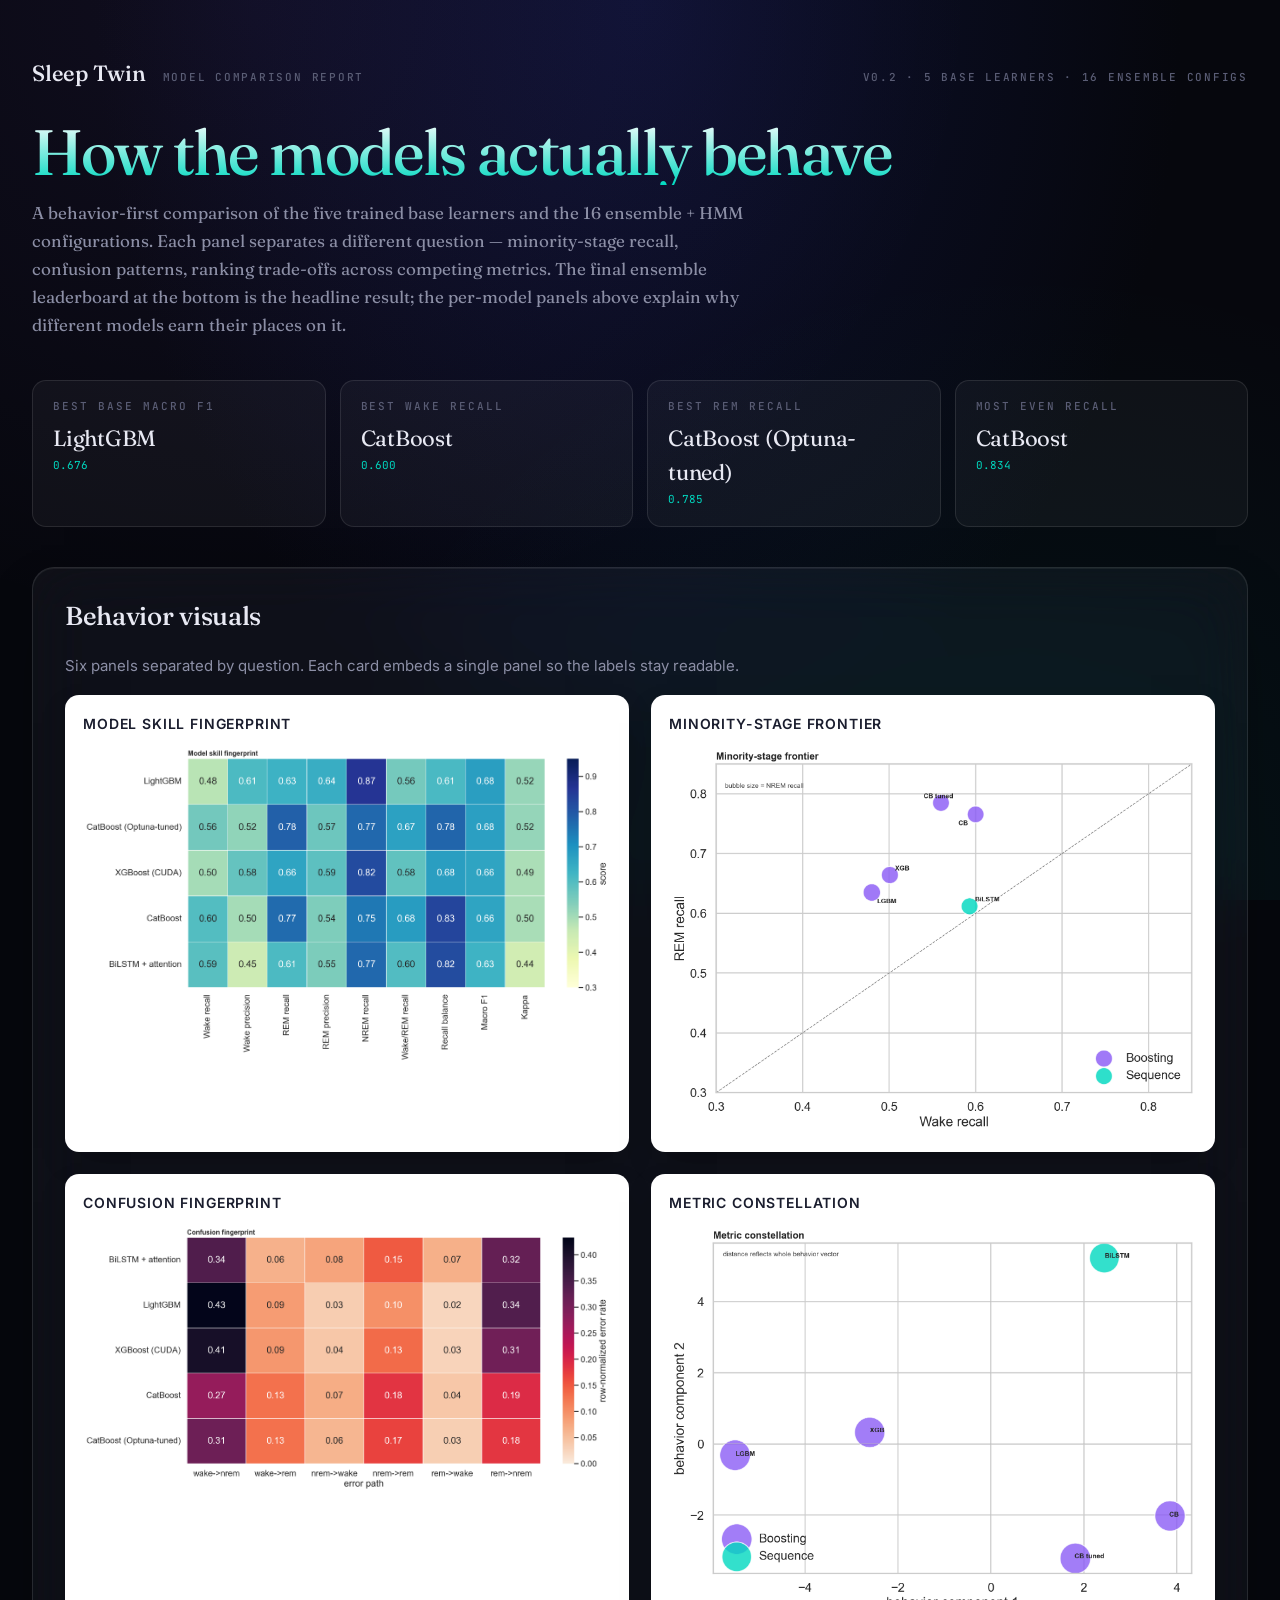
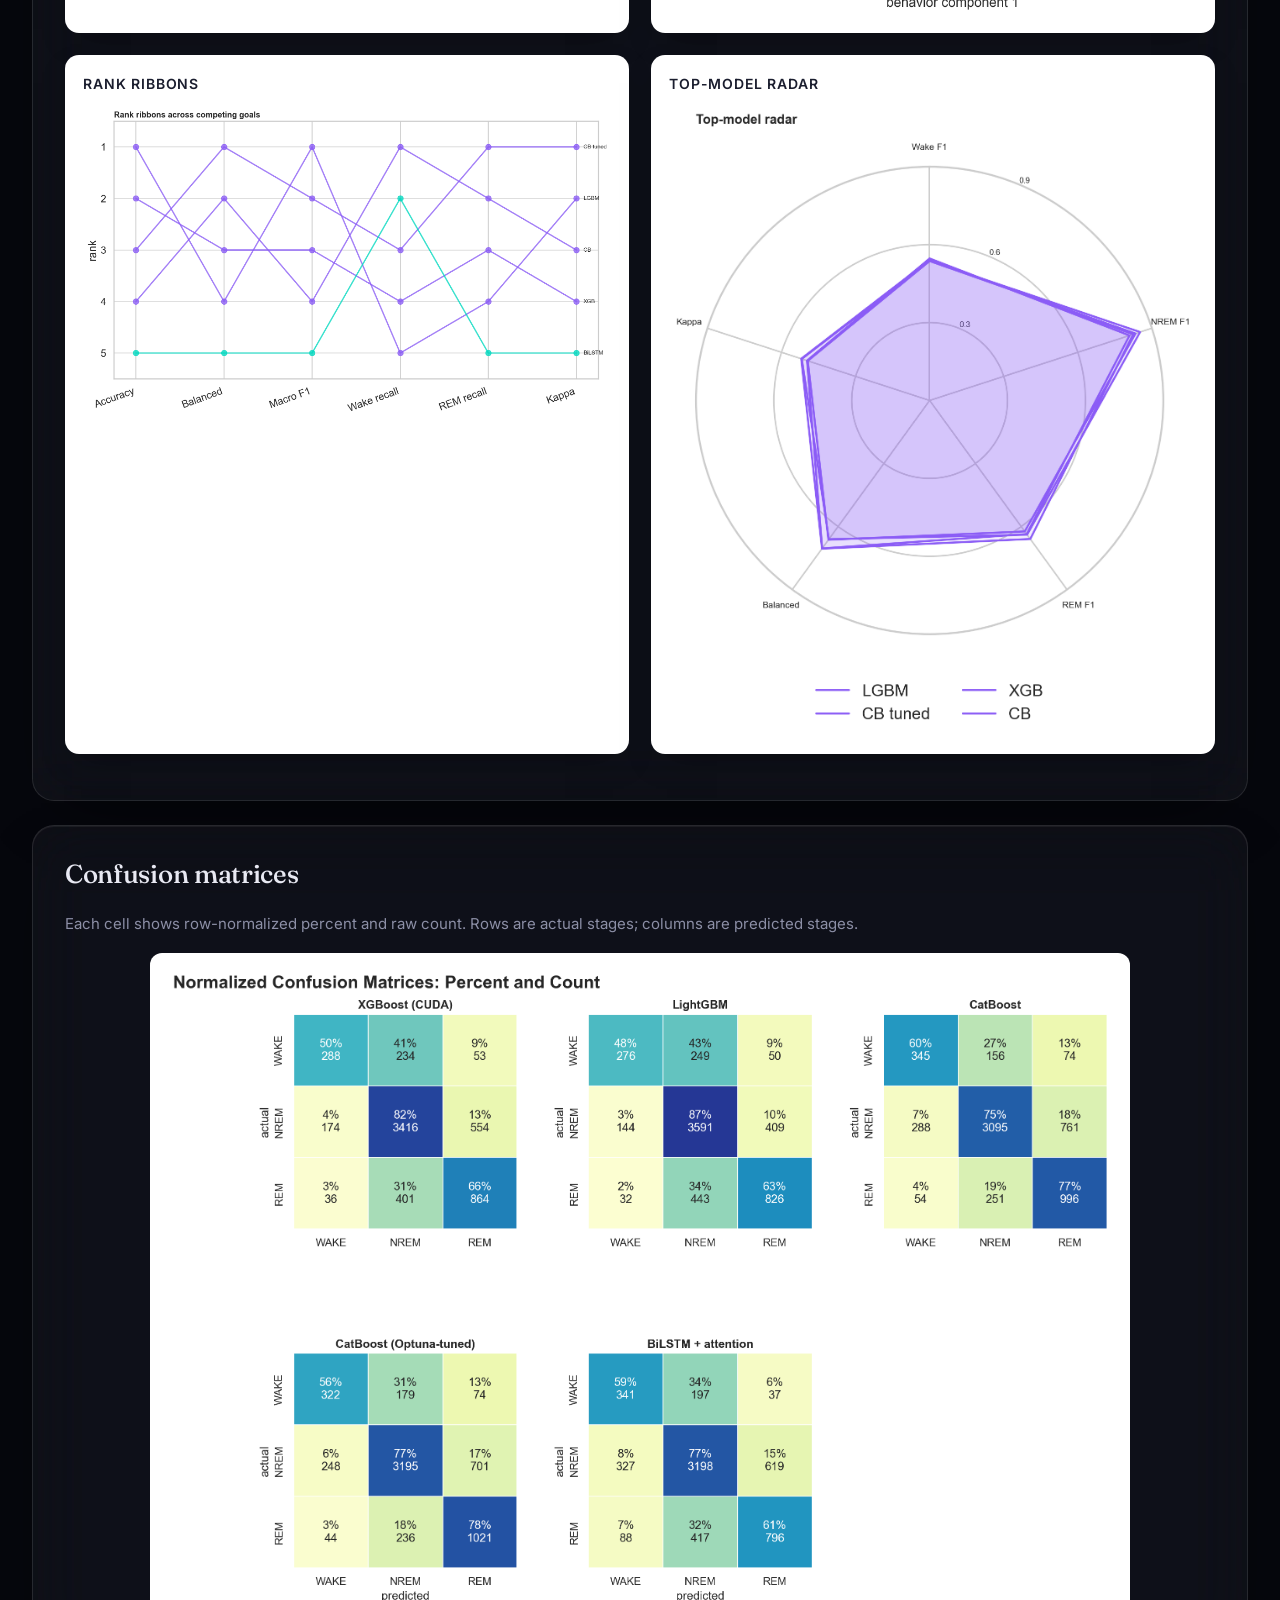
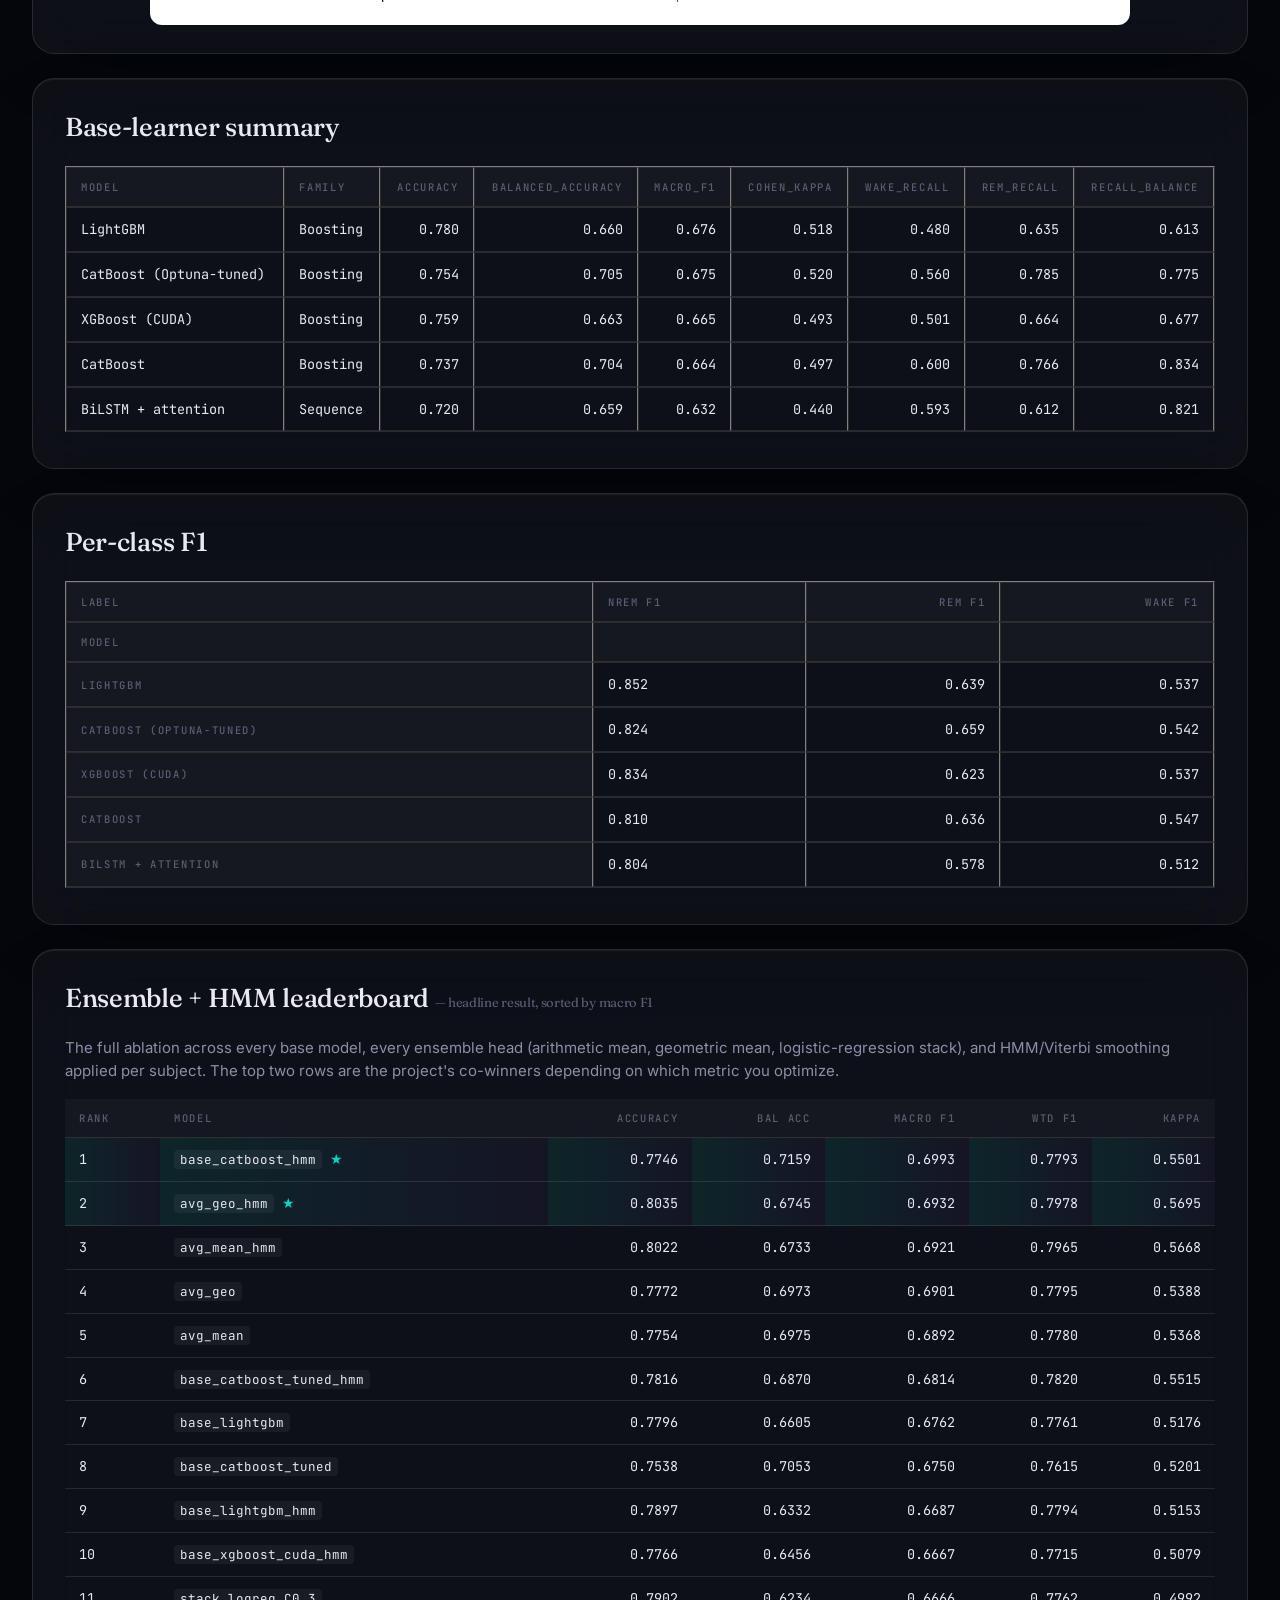
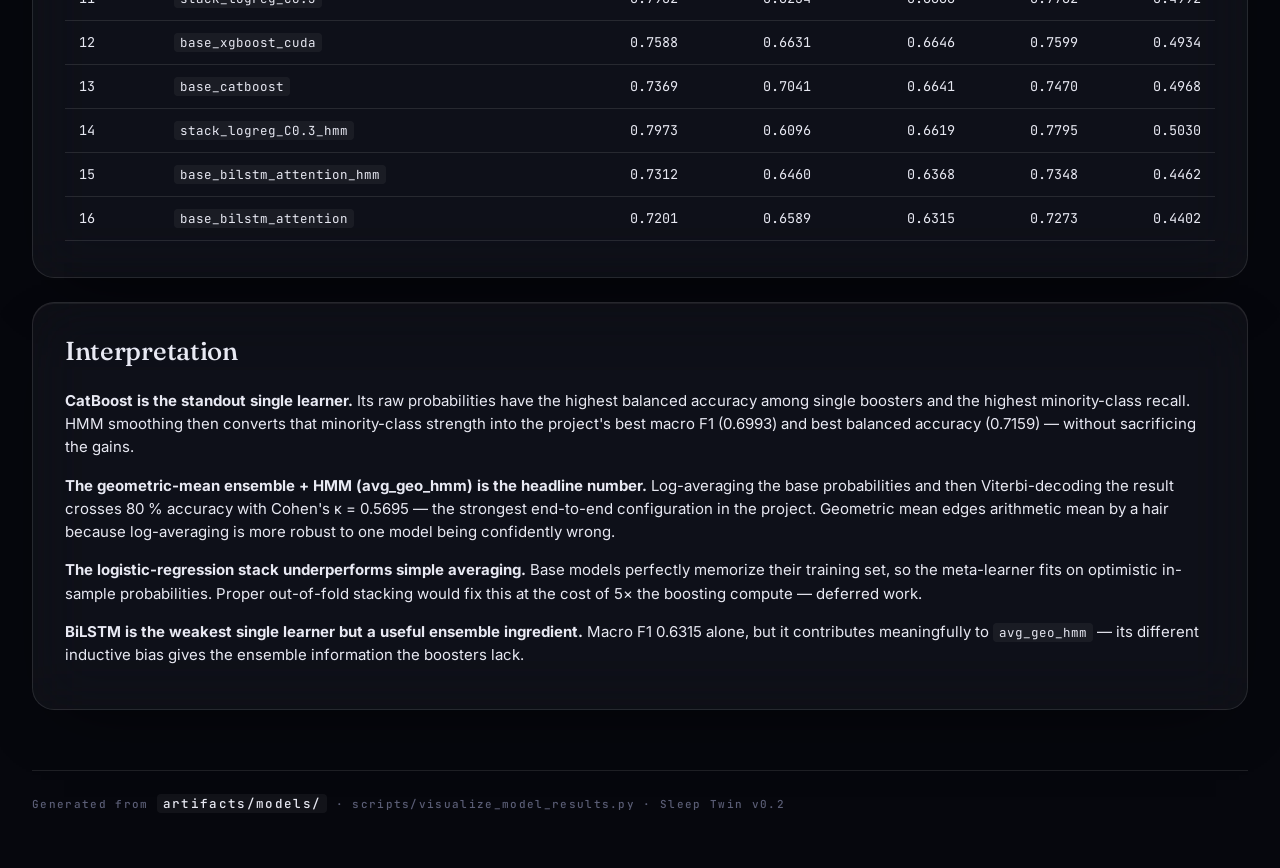
<file: artifacts/visualizations/model_comparison_report.html>
<!doctype html>
<html lang="en">
<head>
  <meta charset="utf-8">
  <title>Sleep Twin — Model Comparison Report</title>
  <link rel="preconnect" href="https://fonts.googleapis.com">
  <link rel="preconnect" href="https://fonts.gstatic.com" crossorigin>
  <link href="https://fonts.googleapis.com/css2?family=Fraunces:opsz,wght@9..144,400;9..144,500;9..144,700&family=Inter:wght@400;500;600;700&family=JetBrains+Mono:wght@400;500;700&display=swap" rel="stylesheet">
  <style>
    :root {
      --bg-deep: #06070d;
      --bg-canvas: #0a0c1a;
      --bg-card: rgba(255, 255, 255, 0.04);
      --border: rgba(255, 255, 255, 0.10);
      --border-hi: rgba(255, 255, 255, 0.18);
      --text: #e8e9f3;
      --text-muted: #8c8fa6;
      --text-faint: #5a5d75;
      --c-recovery: #00d9c0;
      --c-sleep: #8b5cf6;
      --c-stress: #ec4899;
      --c-fatigue: #f59e0b;
    }
    * { box-sizing: border-box; }
    body {
      margin: 0; padding: 0;
      background: var(--bg-deep);
      color: var(--text);
      font-family: "Inter", system-ui, sans-serif;
      font-size: 15px; line-height: 1.55;
      color-scheme: dark;
    }
    body::before {
      content: ""; position: fixed; inset: 0; z-index: -1;
      background:
        radial-gradient(ellipse at 20% 0%, rgba(139,92,246,0.08), transparent 50%),
        radial-gradient(ellipse at 80% 100%, rgba(0,217,192,0.06), transparent 50%),
        radial-gradient(ellipse at top, #0d1130 0%, #06070d 60%);
    }
    .page { max-width: 1440px; margin: 0 auto; padding: 56px 32px; }
    .nav {
      display: flex; align-items: center; justify-content: space-between;
      margin-bottom: 28px;
    }
    .brand {
      font-family: "Fraunces", serif;
      font-weight: 500; font-size: 22px;
      letter-spacing: -0.01em;
    }
    .brand small {
      display: inline-block; margin-left: 12px;
      font-family: "JetBrains Mono", monospace;
      font-size: 11px; letter-spacing: 0.16em; text-transform: uppercase;
      color: var(--text-faint);
    }
    h1 {
      font-family: "Fraunces", serif;
      font-weight: 500;
      font-size: clamp(42px, 6vw, 64px);
      letter-spacing: -0.025em;
      line-height: 1.05;
      margin: 0 0 14px;
      background: linear-gradient(180deg, #ffffff 0%, var(--c-recovery) 100%);
      -webkit-background-clip: text; background-clip: text;
      -webkit-text-fill-color: transparent;
    }
    .lede {
      max-width: 720px; color: var(--text-muted);
      font-family: "Fraunces", serif;
      font-weight: 400; font-size: 17px; line-height: 1.65;
      margin: 0 0 40px;
    }
    h2 {
      font-family: "Fraunces", serif;
      font-weight: 500; font-size: 26px;
      letter-spacing: -0.012em;
      margin: 0 0 18px;
    }
    h3 {
      font-family: "Fraunces", serif;
      font-weight: 500; font-size: 18px;
      margin: 0 0 14px;
    }
    .card {
      background: var(--bg-card);
      border: 1px solid var(--border);
      border-radius: 22px;
      padding: 28px 32px;
      margin: 24px 0;
      backdrop-filter: blur(30px) saturate(150%);
      box-shadow: 0 1px 0 rgba(255,255,255,0.06) inset, 0 24px 64px -32px rgba(0,0,0,0.7);
    }
    .stats-grid {
      display: grid;
      grid-template-columns: repeat(auto-fit, minmax(240px, 1fr));
      gap: 14px;
      margin: 28px 0 40px;
    }
    .stat {
      background: var(--bg-card);
      border: 1px solid var(--border);
      border-radius: 14px;
      padding: 18px 20px;
    }
    .stat .stat-label {
      font: 500 11px "JetBrains Mono", monospace;
      letter-spacing: 0.18em; text-transform: uppercase;
      color: var(--text-faint);
      margin-bottom: 8px;
    }
    .stat .stat-value {
      font-family: "Fraunces", serif;
      font-size: 22px; letter-spacing: -0.01em;
    }
    .stat .stat-detail {
      font-family: "JetBrains Mono", monospace;
      font-size: 11px; color: var(--c-recovery);
      margin-top: 2px;
    }
    .viz-grid {
      display: grid;
      grid-template-columns: repeat(auto-fit, minmax(440px, 1fr));
      gap: 22px;
      margin: 18px 0;
    }
    .viz-card {
      background: white;
      border-radius: 14px;
      padding: 18px;
      box-shadow: 0 12px 32px -16px rgba(0,0,0,0.6);
    }
    .viz-card h3 {
      color: #1a1d2e;
      font-family: "Inter", sans-serif;
      font-weight: 600;
      font-size: 14px;
      letter-spacing: 0.06em;
      text-transform: uppercase;
      margin: 0 0 12px;
    }
    .viz-card img { width: 100%; height: auto; display: block; border-radius: 8px; }
    .confusion-img {
      width: 100%; max-width: 980px;
      margin: 0 auto;
      display: block; border-radius: 12px;
      background: white; padding: 16px;
    }
    .table-wrap { overflow-x: auto; margin: 16px 0 8px; }
    table {
      width: 100%;
      border-collapse: separate;
      border-spacing: 0;
      font-size: 13.5px;
      font-family: "JetBrains Mono", monospace;
      min-width: 760px;
    }
    th, td {
      padding: 11px 14px;
      text-align: right;
      border-bottom: 1px solid var(--border);
      white-space: nowrap;
    }
    th {
      background: rgba(255,255,255,0.03);
      color: var(--text-faint);
      font-weight: 500;
      font-size: 10.5px;
      letter-spacing: 0.16em;
      text-transform: uppercase;
    }
    th:first-child, td:first-child { text-align: left; }
    th:nth-child(2), td:nth-child(2) { text-align: left; }
    table.leaderboard-table tr.ensemble-row-top td {
      background: linear-gradient(90deg, rgba(0,217,192,0.10), rgba(139,92,246,0.06));
      color: var(--text);
    }
    table.leaderboard-table tr.ensemble-row-top td:nth-child(2)::after {
      content: " ★";
      color: var(--c-recovery);
    }
    code {
      font-family: "JetBrains Mono", monospace;
      background: rgba(255,255,255,0.05);
      padding: 1px 6px;
      border-radius: 4px;
      color: var(--text);
      font-size: 12.5px;
    }
    .footer {
      margin-top: 60px;
      padding-top: 24px;
      border-top: 1px solid var(--border);
      font: 500 11px "JetBrains Mono", monospace;
      color: var(--text-faint);
      letter-spacing: 0.12em;
    }
  </style>
</head>
<body>
  <div class="page">
    <div class="nav">
      <div class="brand">Sleep Twin <small>Model Comparison Report</small></div>
      <div class="brand"><small>v0.2 · 5 base learners · 16 ensemble configs</small></div>
    </div>

    <h1>How the models actually behave</h1>
    <p class="lede">
      A behavior-first comparison of the five trained base learners and the 16
      ensemble + HMM configurations. Each panel separates a different question — minority-stage
      recall, confusion patterns, ranking trade-offs across competing metrics. The final ensemble
      leaderboard at the bottom is the headline result; the per-model panels above explain why
      different models earn their places on it.
    </p>

    <div class="stats-grid">
      <div class="stat">
        <div class="stat-label">Best base macro F1</div>
        <div class="stat-value">LightGBM</div>
        <div class="stat-detail">0.676</div>
      </div>
      <div class="stat">
        <div class="stat-label">Best Wake recall</div>
        <div class="stat-value">CatBoost</div>
        <div class="stat-detail">0.600</div>
      </div>
      <div class="stat">
        <div class="stat-label">Best REM recall</div>
        <div class="stat-value">CatBoost (Optuna-tuned)</div>
        <div class="stat-detail">0.785</div>
      </div>
      <div class="stat">
        <div class="stat-label">Most even recall</div>
        <div class="stat-value">CatBoost</div>
        <div class="stat-detail">0.834</div>
      </div>
    </div>

    <div class="card">
      <h2>Behavior visuals</h2>
      <p style="color: var(--text-muted); margin: 0 0 18px;">
        Six panels separated by question. Each card embeds a single panel so the labels stay readable.
      </p>
      <div class="viz-grid">
        <div class="viz-card"><h3>Model skill fingerprint</h3><img src="panel_skill_fingerprint.png" alt="Model skill fingerprint"></div>
        <div class="viz-card"><h3>Minority-stage frontier</h3><img src="panel_minority_frontier.png" alt="Minority-stage frontier"></div>
        <div class="viz-card"><h3>Confusion fingerprint</h3><img src="panel_confusion_fingerprint.png" alt="Confusion fingerprint"></div>
        <div class="viz-card"><h3>Metric constellation</h3><img src="panel_metric_constellation.png" alt="Metric constellation"></div>
        <div class="viz-card"><h3>Rank ribbons</h3><img src="panel_rank_ribbons.png" alt="Rank ribbons"></div>
        <div class="viz-card"><h3>Top-model radar</h3><img src="panel_top_model_radar.png" alt="Top model radar"></div>
      </div>
    </div>

    <div class="card">
      <h2>Confusion matrices</h2>
      <p style="color: var(--text-muted); margin: 0 0 18px;">
        Each cell shows row-normalized percent and raw count. Rows are actual stages; columns are predicted stages.
      </p>
      <img class="confusion-img" src="confusion_matrices_normalized.png" alt="Normalized confusion matrices">
    </div>

    <div class="card">
      <h2>Base-learner summary</h2>
      <div class="table-wrap"><table border="1" class="dataframe">
  <thead>
    <tr style="text-align: right;">
      <th>model</th>
      <th>family</th>
      <th>accuracy</th>
      <th>balanced_accuracy</th>
      <th>macro_f1</th>
      <th>cohen_kappa</th>
      <th>wake_recall</th>
      <th>rem_recall</th>
      <th>recall_balance</th>
    </tr>
  </thead>
  <tbody>
    <tr>
      <td>LightGBM</td>
      <td>Boosting</td>
      <td>0.780</td>
      <td>0.660</td>
      <td>0.676</td>
      <td>0.518</td>
      <td>0.480</td>
      <td>0.635</td>
      <td>0.613</td>
    </tr>
    <tr>
      <td>CatBoost (Optuna-tuned)</td>
      <td>Boosting</td>
      <td>0.754</td>
      <td>0.705</td>
      <td>0.675</td>
      <td>0.520</td>
      <td>0.560</td>
      <td>0.785</td>
      <td>0.775</td>
    </tr>
    <tr>
      <td>XGBoost (CUDA)</td>
      <td>Boosting</td>
      <td>0.759</td>
      <td>0.663</td>
      <td>0.665</td>
      <td>0.493</td>
      <td>0.501</td>
      <td>0.664</td>
      <td>0.677</td>
    </tr>
    <tr>
      <td>CatBoost</td>
      <td>Boosting</td>
      <td>0.737</td>
      <td>0.704</td>
      <td>0.664</td>
      <td>0.497</td>
      <td>0.600</td>
      <td>0.766</td>
      <td>0.834</td>
    </tr>
    <tr>
      <td>BiLSTM + attention</td>
      <td>Sequence</td>
      <td>0.720</td>
      <td>0.659</td>
      <td>0.632</td>
      <td>0.440</td>
      <td>0.593</td>
      <td>0.612</td>
      <td>0.821</td>
    </tr>
  </tbody>
</table></div>
    </div>

    <div class="card">
      <h2>Per-class F1</h2>
      <div class="table-wrap"><table border="1" class="dataframe">
  <thead>
    <tr style="text-align: right;">
      <th>label</th>
      <th>NREM F1</th>
      <th>REM F1</th>
      <th>WAKE F1</th>
    </tr>
    <tr>
      <th>model</th>
      <th></th>
      <th></th>
      <th></th>
    </tr>
  </thead>
  <tbody>
    <tr>
      <th>LightGBM</th>
      <td>0.852</td>
      <td>0.639</td>
      <td>0.537</td>
    </tr>
    <tr>
      <th>CatBoost (Optuna-tuned)</th>
      <td>0.824</td>
      <td>0.659</td>
      <td>0.542</td>
    </tr>
    <tr>
      <th>XGBoost (CUDA)</th>
      <td>0.834</td>
      <td>0.623</td>
      <td>0.537</td>
    </tr>
    <tr>
      <th>CatBoost</th>
      <td>0.810</td>
      <td>0.636</td>
      <td>0.547</td>
    </tr>
    <tr>
      <th>BiLSTM + attention</th>
      <td>0.804</td>
      <td>0.578</td>
      <td>0.512</td>
    </tr>
  </tbody>
</table></div>
    </div>

    <div class="card">
      <h2>Ensemble + HMM leaderboard <small style="color: var(--text-faint); font-size: 13px; font-weight: 400;">— headline result, sorted by macro F1</small></h2>
      <p style="color: var(--text-muted); margin: 0 0 14px;">
        The full ablation across every base model, every ensemble head (arithmetic mean, geometric mean,
        logistic-regression stack), and HMM/Viterbi smoothing applied per subject. The top two rows are
        the project's co-winners depending on which metric you optimize.
      </p>
      <div class="table-wrap"><table class='leaderboard-table'><thead><tr><th>Rank</th><th>Model</th><th>Accuracy</th><th>Bal acc</th><th>Macro F1</th><th>Wtd F1</th><th>Kappa</th></tr></thead><tbody><tr class='ensemble-row-top'><td>1</td><td><code>base_catboost_hmm</code></td><td>0.7746</td><td>0.7159</td><td>0.6993</td><td>0.7793</td><td>0.5501</td></tr><tr class='ensemble-row-top'><td>2</td><td><code>avg_geo_hmm</code></td><td>0.8035</td><td>0.6745</td><td>0.6932</td><td>0.7978</td><td>0.5695</td></tr><tr class=''><td>3</td><td><code>avg_mean_hmm</code></td><td>0.8022</td><td>0.6733</td><td>0.6921</td><td>0.7965</td><td>0.5668</td></tr><tr class=''><td>4</td><td><code>avg_geo</code></td><td>0.7772</td><td>0.6973</td><td>0.6901</td><td>0.7795</td><td>0.5388</td></tr><tr class=''><td>5</td><td><code>avg_mean</code></td><td>0.7754</td><td>0.6975</td><td>0.6892</td><td>0.7780</td><td>0.5368</td></tr><tr class=''><td>6</td><td><code>base_catboost_tuned_hmm</code></td><td>0.7816</td><td>0.6870</td><td>0.6814</td><td>0.7820</td><td>0.5515</td></tr><tr class=''><td>7</td><td><code>base_lightgbm</code></td><td>0.7796</td><td>0.6605</td><td>0.6762</td><td>0.7761</td><td>0.5176</td></tr><tr class=''><td>8</td><td><code>base_catboost_tuned</code></td><td>0.7538</td><td>0.7053</td><td>0.6750</td><td>0.7615</td><td>0.5201</td></tr><tr class=''><td>9</td><td><code>base_lightgbm_hmm</code></td><td>0.7897</td><td>0.6332</td><td>0.6687</td><td>0.7794</td><td>0.5153</td></tr><tr class=''><td>10</td><td><code>base_xgboost_cuda_hmm</code></td><td>0.7766</td><td>0.6456</td><td>0.6667</td><td>0.7715</td><td>0.5079</td></tr><tr class=''><td>11</td><td><code>stack_logreg_C0.3</code></td><td>0.7902</td><td>0.6234</td><td>0.6666</td><td>0.7762</td><td>0.4992</td></tr><tr class=''><td>12</td><td><code>base_xgboost_cuda</code></td><td>0.7588</td><td>0.6631</td><td>0.6646</td><td>0.7599</td><td>0.4934</td></tr><tr class=''><td>13</td><td><code>base_catboost</code></td><td>0.7369</td><td>0.7041</td><td>0.6641</td><td>0.7470</td><td>0.4968</td></tr><tr class=''><td>14</td><td><code>stack_logreg_C0.3_hmm</code></td><td>0.7973</td><td>0.6096</td><td>0.6619</td><td>0.7795</td><td>0.5030</td></tr><tr class=''><td>15</td><td><code>base_bilstm_attention_hmm</code></td><td>0.7312</td><td>0.6460</td><td>0.6368</td><td>0.7348</td><td>0.4462</td></tr><tr class=''><td>16</td><td><code>base_bilstm_attention</code></td><td>0.7201</td><td>0.6589</td><td>0.6315</td><td>0.7273</td><td>0.4402</td></tr></tbody></table></div>
    </div>

    <div class="card">
      <h2>Interpretation</h2>
      <p>
        <strong style="color: var(--text);">CatBoost is the standout single learner.</strong>
        Its raw probabilities have the highest balanced accuracy among single boosters and
        the highest minority-class recall. HMM smoothing then converts that minority-class
        strength into the project's best macro F1 (0.6993) and best balanced accuracy
        (0.7159) — without sacrificing the gains.
      </p>
      <p>
        <strong style="color: var(--text);">The geometric-mean ensemble + HMM (avg_geo_hmm) is the headline number.</strong>
        Log-averaging the base probabilities and then Viterbi-decoding the result crosses
        80 % accuracy with Cohen's κ = 0.5695 — the strongest end-to-end configuration in
        the project. Geometric mean edges arithmetic mean by a hair because log-averaging
        is more robust to one model being confidently wrong.
      </p>
      <p>
        <strong style="color: var(--text);">The logistic-regression stack underperforms simple averaging.</strong>
        Base models perfectly memorize their training set, so the meta-learner fits on
        optimistic in-sample probabilities. Proper out-of-fold stacking would fix this at
        the cost of 5× the boosting compute — deferred work.
      </p>
      <p>
        <strong style="color: var(--text);">BiLSTM is the weakest single learner but a useful ensemble ingredient.</strong>
        Macro F1 0.6315 alone, but it contributes meaningfully to <code>avg_geo_hmm</code> —
        its different inductive bias gives the ensemble information the boosters lack.
      </p>
    </div>

    <div class="footer">
      Generated from <code>artifacts/models/</code> · scripts/visualize_model_results.py · Sleep Twin v0.2
    </div>
  </div>
</body>
</html>
</file>
